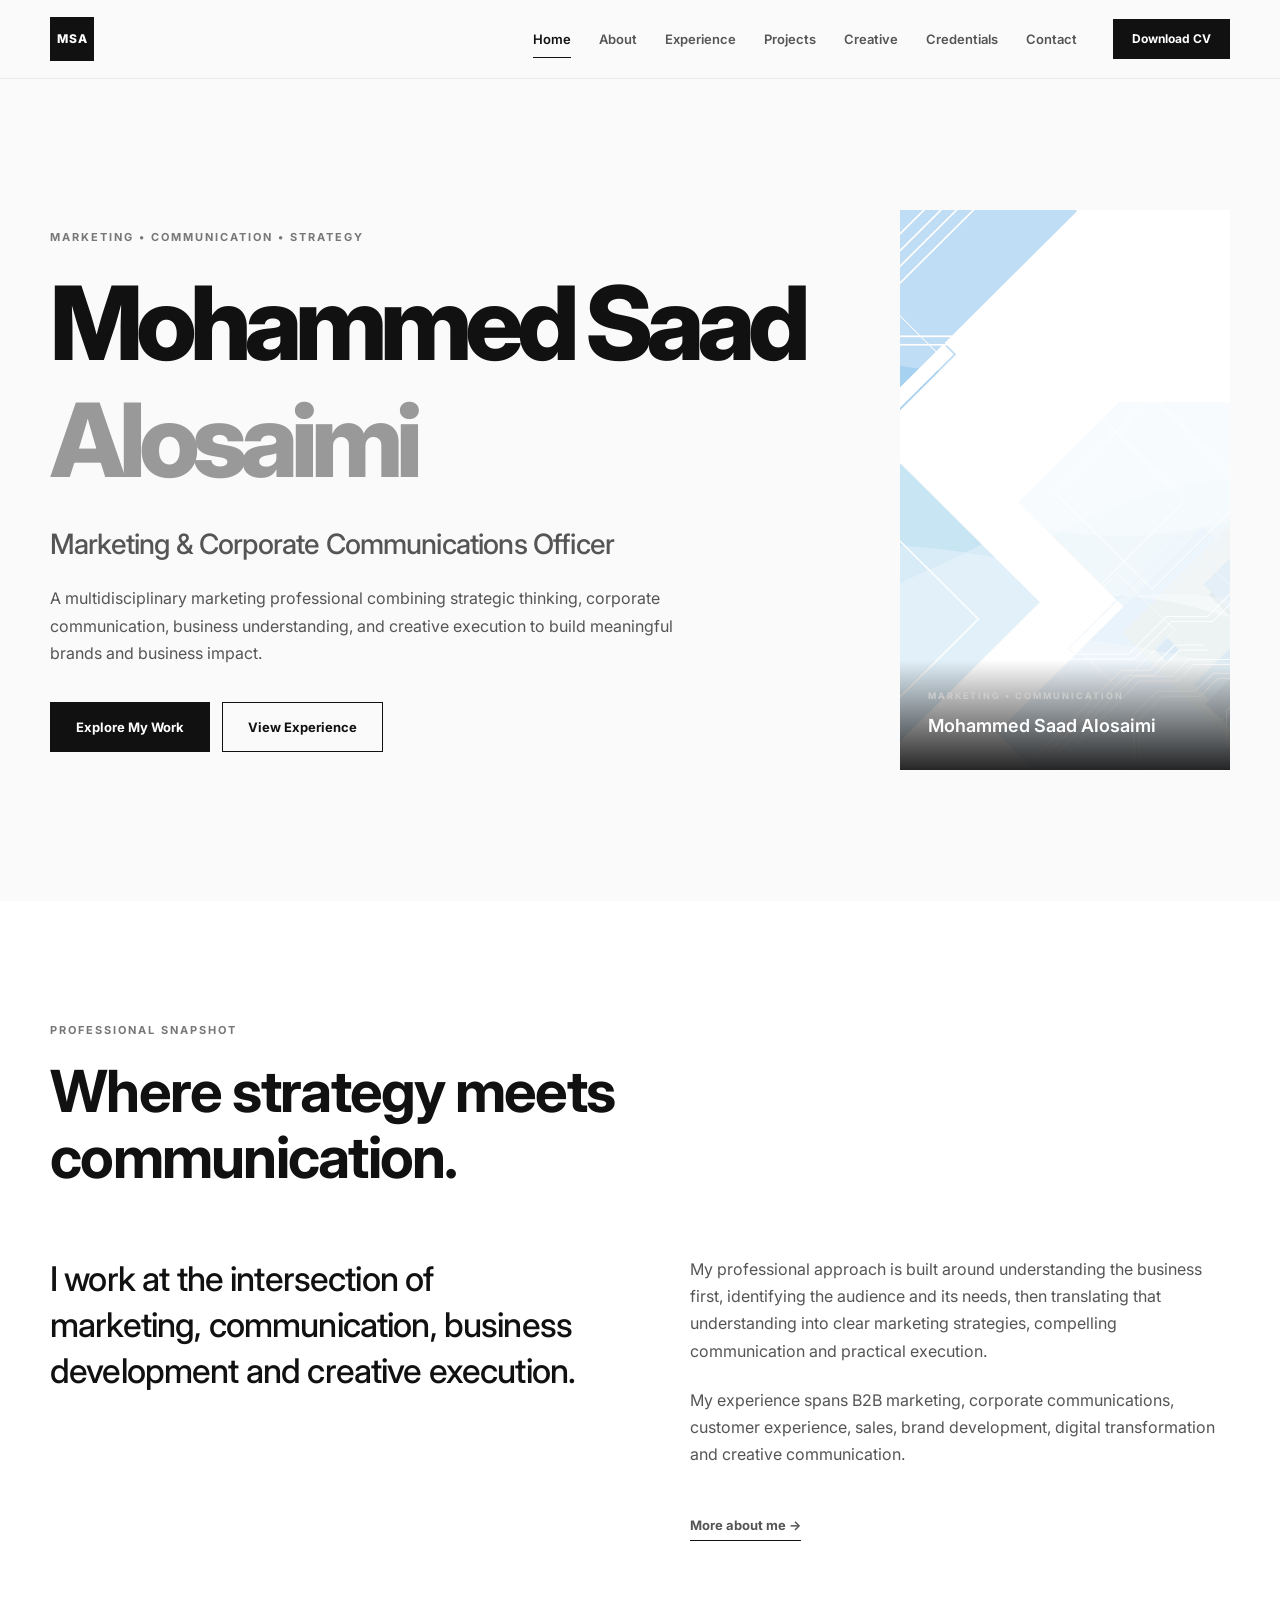
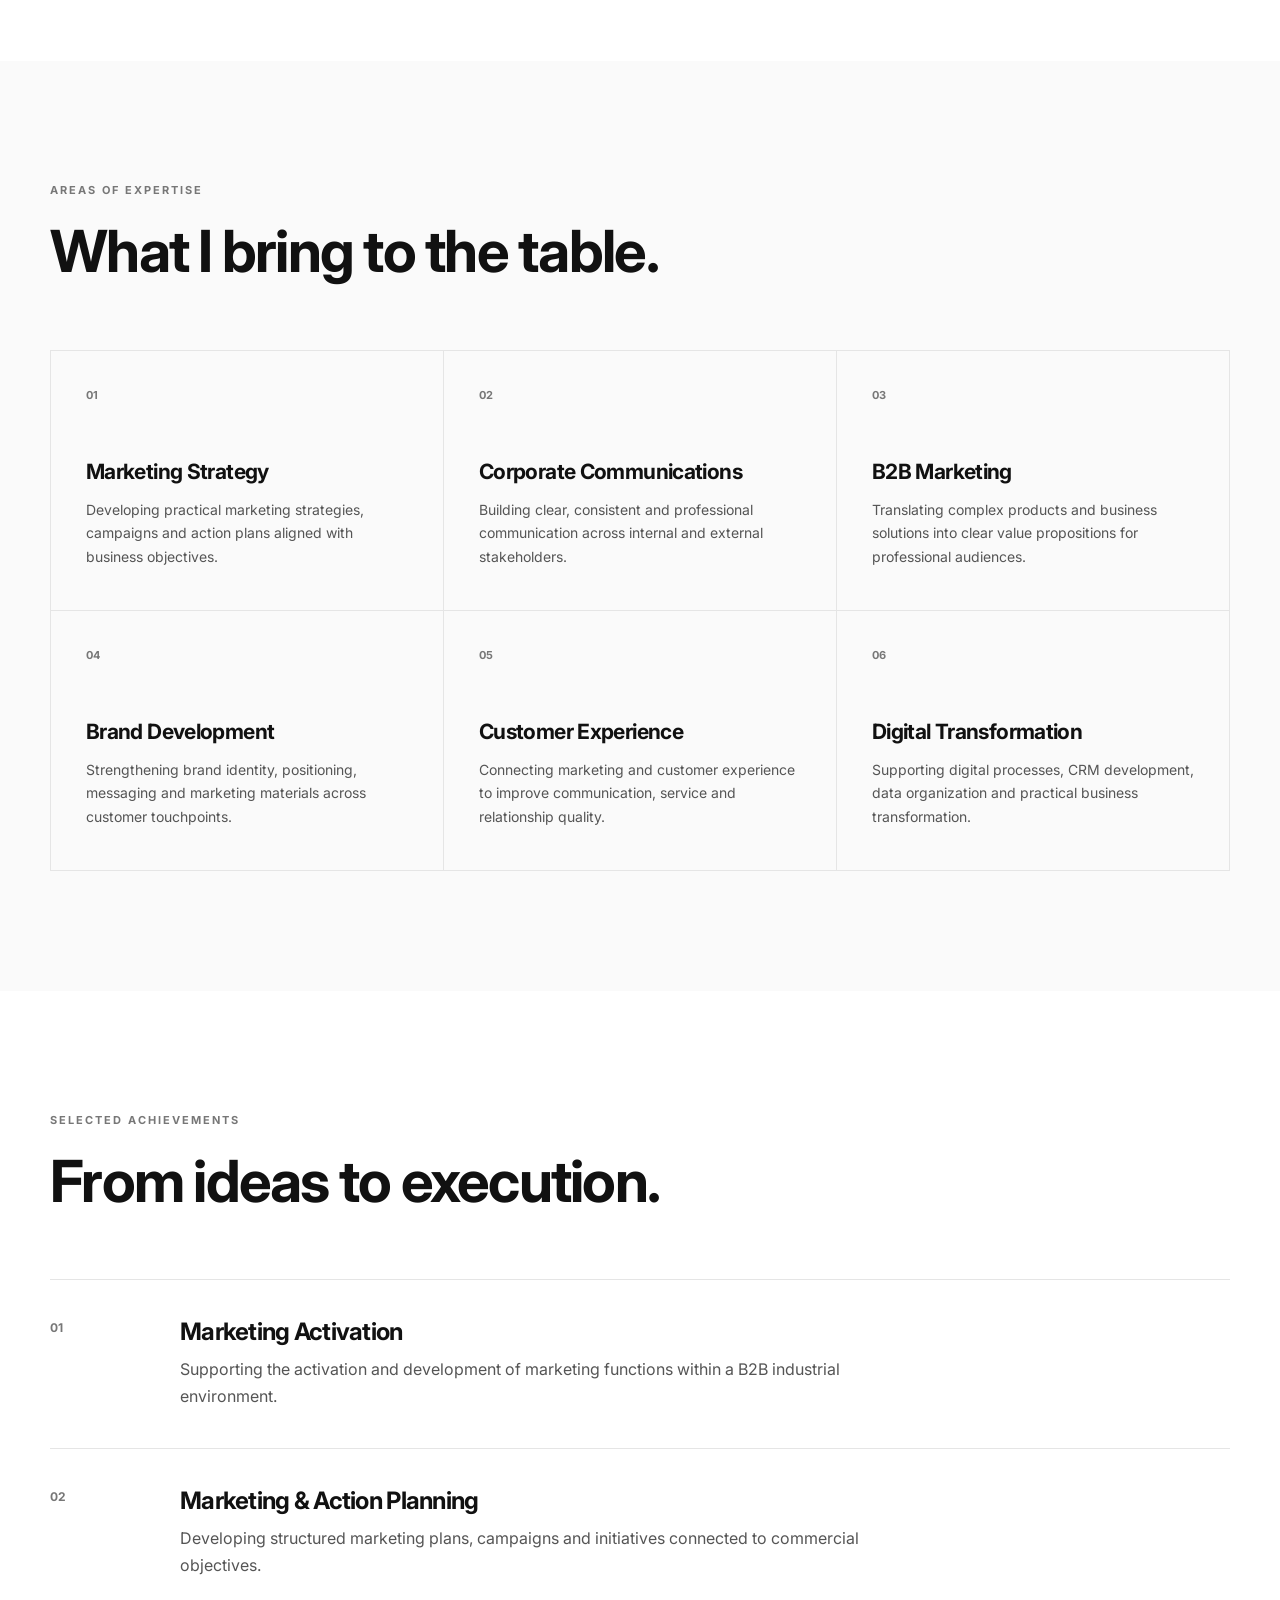
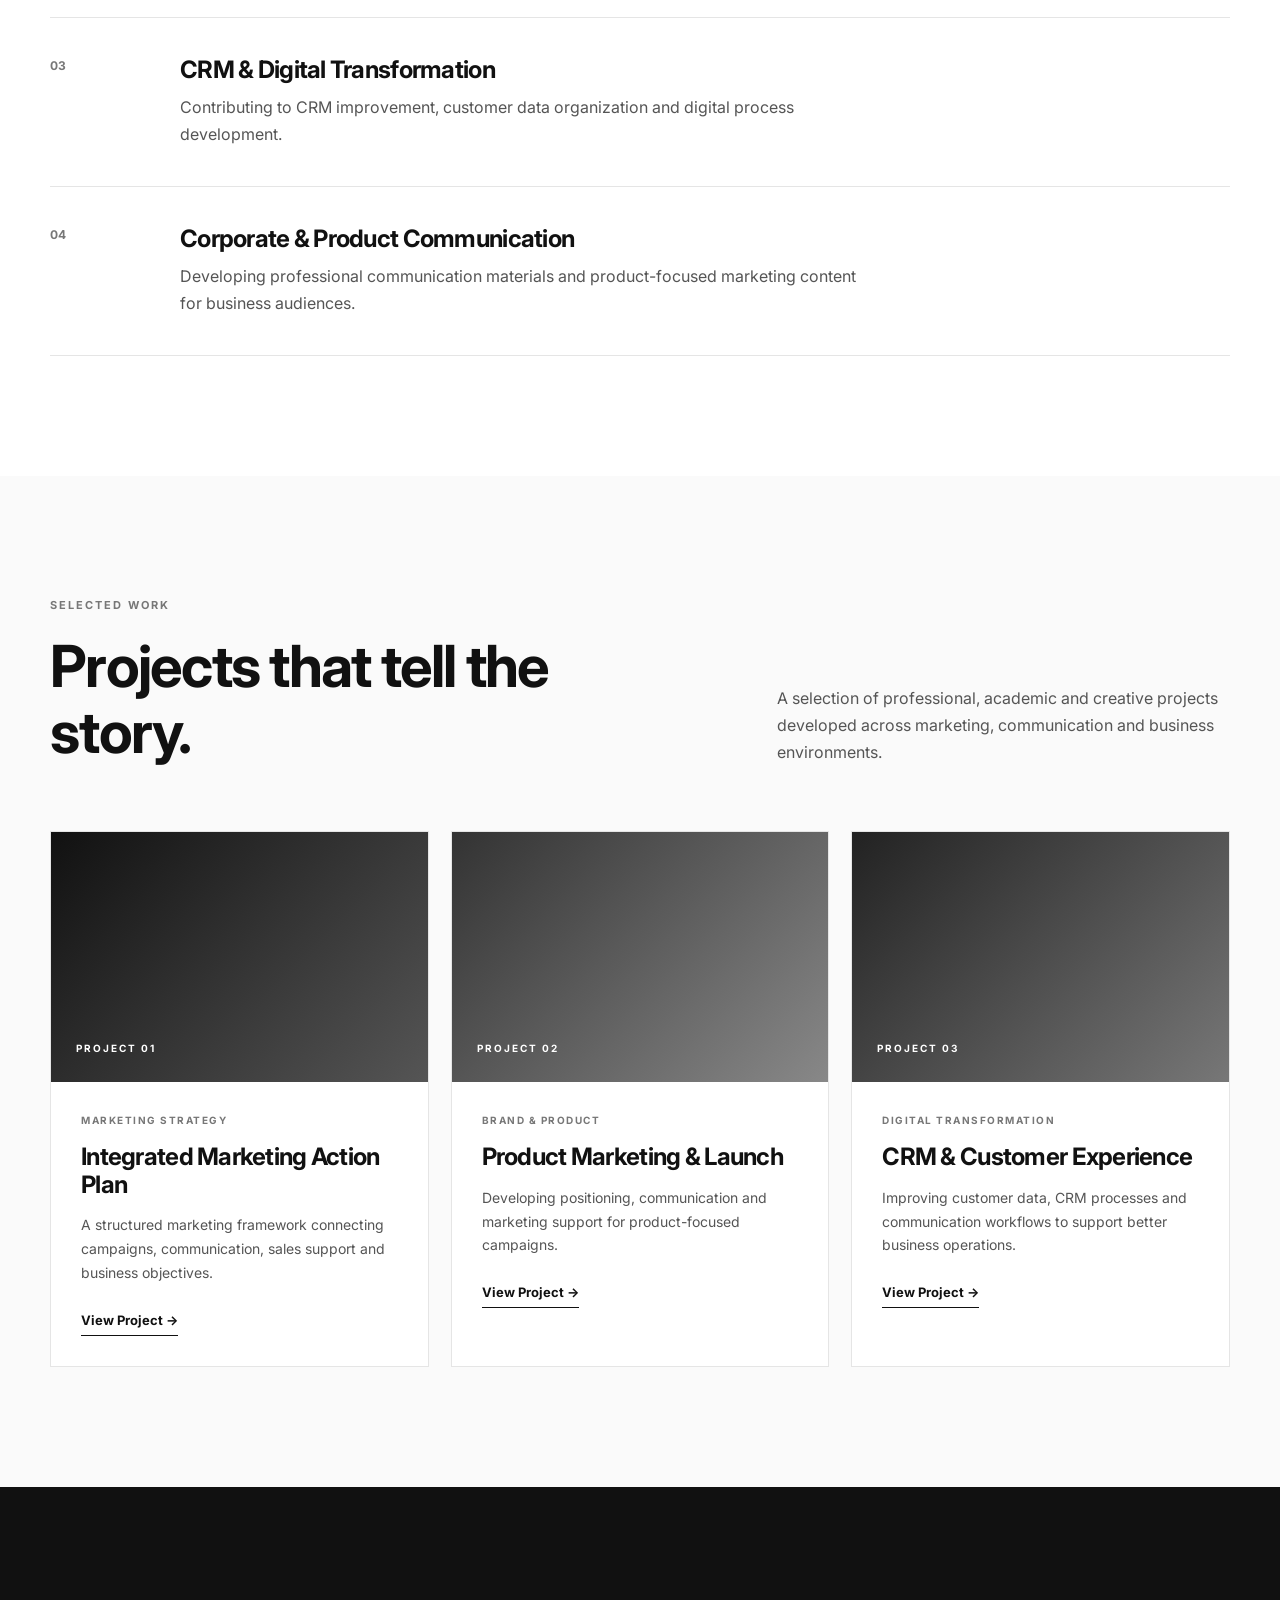
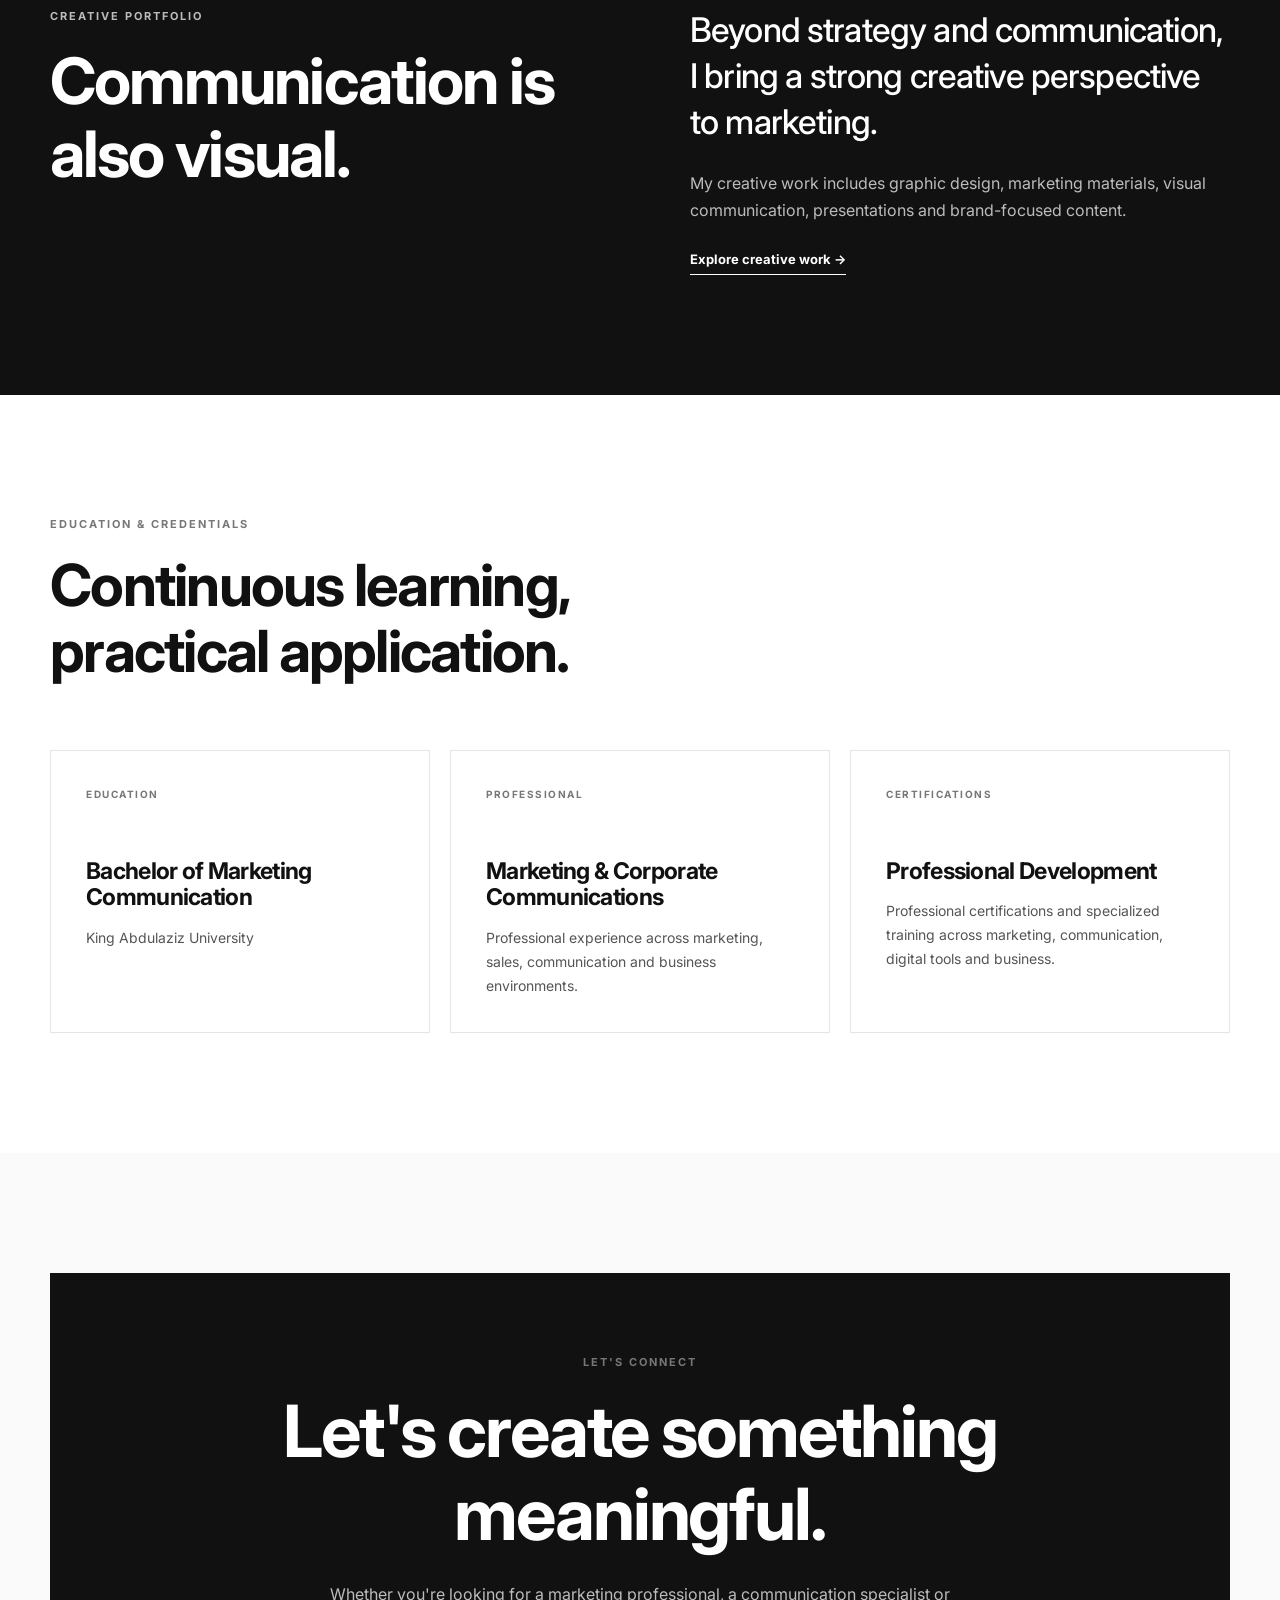
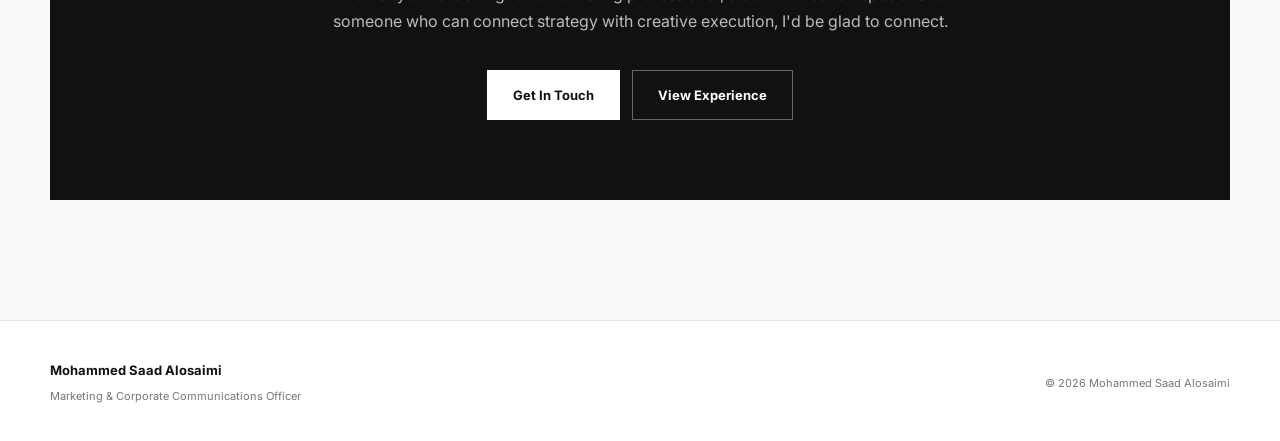
<file: index.html>
<!DOCTYPE html>
<html lang="en">
<head>
    <meta charset="UTF-8">
    <meta name="viewport" content="width=device-width, initial-scale=1.0">

    <title>Mohammed Saad Alosaimi | Marketing & Corporate Communications</title>

    <meta name="description"
          content="Mohammed Saad Alosaimi — Marketing & Corporate Communications Officer. Explore professional experience, marketing projects, creative work, and credentials.">

    <link rel="stylesheet" href="style.css">
    <script defer src="script.js"></script>
</head>

<body>

<header class="site-header">
    <div class="container nav-container">

        <a href="index.html" class="logo">
            <span>MSA</span>
        </a>

        <button class="menu-toggle" aria-label="Open navigation">
            ☰
        </button>

<nav class="main-nav">

    <a href="index.html" class="active">Home</a>
    <a href="about.html">About</a>
    <a href="experience.html">Experience</a>
    <a href="#projects">Projects</a>
    <a href="#creative">Creative</a>
    <a href="#credentials">Credentials</a>
    <a href="#contact">Contact</a>

    <a href="cv.pdf" class="cv-button" download>
        Download CV
    </a>

</nav>

    </div>
</header>


<main>

<!-- HERO -->

<section class="hero">

    <div class="container hero-grid">

        <div class="hero-content">

            <p class="eyebrow">
                MARKETING • COMMUNICATION • STRATEGY
            </p>

            <h1>
                Mohammed Saad
                <span>Alosaimi</span>
            </h1>

            <h2>
                Marketing & Corporate Communications Officer
            </h2>

            <p class="hero-description">
                A multidisciplinary marketing professional combining
                strategic thinking, corporate communication, business
                understanding, and creative execution to build meaningful
                brands and business impact.
            </p>

            <div class="hero-actions">

                <a href="#projects" class="btn btn-primary">
                    Explore My Work
                </a>

                <a href="experience.html" class="btn btn-secondary">
                    View Experience
                </a>

            </div>

        </div>


        <div class="hero-visual">

<div class="hero-visual">

<div class="hero-visual">

    <div class="hero-profile">

        <img
            src="assets/images/profile/mohammed-saad-profile.png"
            alt="Mohammed Saad Alosaimi"
        >

        <div class="hero-profile-overlay">

            <span>MARKETING • COMMUNICATION</span>

            <strong>Mohammed Saad Alosaimi</strong>

        </div>

    </div>

</div>
    </div>

</section>


<!-- SNAPSHOT -->

<section class="section snapshot">

    <div class="container">

        <div class="section-heading">

            <p class="eyebrow">
                PROFESSIONAL SNAPSHOT
            </p>

            <h2>
                Where strategy meets communication.
            </h2>

        </div>


        <div class="snapshot-grid">

            <div class="snapshot-intro">

                <p class="large-text">
                    I work at the intersection of marketing,
                    communication, business development and
                    creative execution.
                </p>

            </div>


            <div class="snapshot-text">

                <p>
                    My professional approach is built around understanding
                    the business first, identifying the audience and its
                    needs, then translating that understanding into clear
                    marketing strategies, compelling communication and
                    practical execution.
                </p>

                <p>
                    My experience spans B2B marketing, corporate
                    communications, customer experience, sales,
                    brand development, digital transformation and
                    creative communication.
                </p>

                <a href="about.html" class="text-link">
                    More about me →
                </a>

            </div>

        </div>

    </div>

</section>


<!-- EXPERTISE -->

<section class="section expertise">

    <div class="container">

        <div class="section-heading">

            <p class="eyebrow">
                AREAS OF EXPERTISE
            </p>

            <h2>
                What I bring to the table.
            </h2>

        </div>


        <div class="expertise-grid">

            <article class="expertise-card">
                <span class="card-number">01</span>
                <h3>Marketing Strategy</h3>
                <p>
                    Developing practical marketing strategies,
                    campaigns and action plans aligned with
                    business objectives.
                </p>
            </article>


            <article class="expertise-card">
                <span class="card-number">02</span>
                <h3>Corporate Communications</h3>
                <p>
                    Building clear, consistent and professional
                    communication across internal and external
                    stakeholders.
                </p>
            </article>


            <article class="expertise-card">
                <span class="card-number">03</span>
                <h3>B2B Marketing</h3>
                <p>
                    Translating complex products and business
                    solutions into clear value propositions for
                    professional audiences.
                </p>
            </article>


            <article class="expertise-card">
                <span class="card-number">04</span>
                <h3>Brand Development</h3>
                <p>
                    Strengthening brand identity, positioning,
                    messaging and marketing materials across
                    customer touchpoints.
                </p>
            </article>


            <article class="expertise-card">
                <span class="card-number">05</span>
                <h3>Customer Experience</h3>
                <p>
                    Connecting marketing and customer experience
                    to improve communication, service and
                    relationship quality.
                </p>
            </article>


            <article class="expertise-card">
                <span class="card-number">06</span>
                <h3>Digital Transformation</h3>
                <p>
                    Supporting digital processes, CRM development,
                    data organization and practical business
                    transformation.
                </p>
            </article>

        </div>

    </div>

</section>


<!-- ACHIEVEMENTS -->

<section class="section achievements">

    <div class="container">

        <div class="section-heading">

            <p class="eyebrow">
                SELECTED ACHIEVEMENTS
            </p>

            <h2>
                From ideas to execution.
            </h2>

        </div>


        <div class="achievement-list">

            <div class="achievement-item">

                <span>01</span>

                <div>
                    <h3>Marketing Activation</h3>

                    <p>
                        Supporting the activation and development
                        of marketing functions within a B2B industrial
                        environment.
                    </p>
                </div>

            </div>


            <div class="achievement-item">

                <span>02</span>

                <div>
                    <h3>Marketing & Action Planning</h3>

                    <p>
                        Developing structured marketing plans,
                        campaigns and initiatives connected to
                        commercial objectives.
                    </p>
                </div>

            </div>


            <div class="achievement-item">

                <span>03</span>

                <div>
                    <h3>CRM & Digital Transformation</h3>

                    <p>
                        Contributing to CRM improvement, customer
                        data organization and digital process
                        development.
                    </p>
                </div>

            </div>


            <div class="achievement-item">

                <span>04</span>

                <div>
                    <h3>Corporate & Product Communication</h3>

                    <p>
                        Developing professional communication
                        materials and product-focused marketing
                        content for business audiences.
                    </p>
                </div>

            </div>

        </div>

    </div>

</section>


<!-- PROJECTS -->

<section class="section projects" id="projects">

    <div class="container">

        <div class="section-heading project-heading">

            <div>
                <p class="eyebrow">
                    SELECTED WORK
                </p>

                <h2>
                    Projects that tell the story.
                </h2>
            </div>

            <p>
                A selection of professional, academic and creative
                projects developed across marketing, communication
                and business environments.
            </p>

        </div>


        <div class="project-grid">

            <article class="project-card">

                <div class="project-image project-one">
                    <span>PROJECT 01</span>
                </div>

                <div class="project-content">

                    <p class="project-category">
                        MARKETING STRATEGY
                    </p>

                    <h3>
                        Integrated Marketing Action Plan
                    </h3>

                    <p>
                        A structured marketing framework connecting
                        campaigns, communication, sales support and
                        business objectives.
                    </p>

                    <a href="#" class="text-link">
                        View Project →
                    </a>

                </div>

            </article>


            <article class="project-card">

                <div class="project-image project-two">
                    <span>PROJECT 02</span>
                </div>

                <div class="project-content">

                    <p class="project-category">
                        BRAND & PRODUCT
                    </p>

                    <h3>
                        Product Marketing & Launch
                    </h3>

                    <p>
                        Developing positioning, communication and
                        marketing support for product-focused
                        campaigns.
                    </p>

                    <a href="#" class="text-link">
                        View Project →
                    </a>

                </div>

            </article>


            <article class="project-card">

                <div class="project-image project-three">
                    <span>PROJECT 03</span>
                </div>

                <div class="project-content">

                    <p class="project-category">
                        DIGITAL TRANSFORMATION
                    </p>

                    <h3>
                        CRM & Customer Experience
                    </h3>

                    <p>
                        Improving customer data, CRM processes and
                        communication workflows to support better
                        business operations.
                    </p>

                    <a href="#" class="text-link">
                        View Project →
                    </a>

                </div>

            </article>

        </div>

    </div>

</section>


<!-- CREATIVE -->

<section class="section creative" id="creative">

    <div class="container creative-grid">

        <div>

            <p class="eyebrow">
                CREATIVE PORTFOLIO
            </p>

            <h2>
                Communication is also visual.
            </h2>

        </div>


        <div>

            <p class="large-text">
                Beyond strategy and communication, I bring a
                strong creative perspective to marketing.
            </p>

            <p>
                My creative work includes graphic design,
                marketing materials, visual communication,
                presentations and brand-focused content.
            </p>

            <a href="#contact" class="text-link">
                Explore creative work →
            </a>

        </div>

    </div>

</section>


<!-- CREDENTIALS -->

<section class="section credentials" id="credentials">

    <div class="container">

        <div class="section-heading">

            <p class="eyebrow">
                EDUCATION & CREDENTIALS
            </p>

            <h2>
                Continuous learning, practical application.
            </h2>

        </div>


        <div class="credentials-grid">

            <div class="credential-card">

                <span>EDUCATION</span>

                <h3>
                    Bachelor of Marketing Communication
                </h3>

                <p>
                    King Abdulaziz University
                </p>

            </div>


            <div class="credential-card">

                <span>PROFESSIONAL</span>

                <h3>
                    Marketing & Corporate Communications
                </h3>

                <p>
                    Professional experience across marketing,
                    sales, communication and business environments.
                </p>

            </div>


            <div class="credential-card">

                <span>CERTIFICATIONS</span>

                <h3>
                    Professional Development
                </h3>

                <p>
                    Professional certifications and specialized
                    training across marketing, communication,
                    digital tools and business.
                </p>

            </div>

        </div>

    </div>

</section>


<!-- CONTACT -->

<section class="section contact" id="contact">

    <div class="container">

        <div class="contact-box">

            <p class="eyebrow">
                LET'S CONNECT
            </p>

            <h2>
                Let's create something meaningful.
            </h2>

            <p>
                Whether you're looking for a marketing professional,
                a communication specialist or someone who can connect
                strategy with creative execution, I'd be glad to connect.
            </p>

            <div class="contact-actions">

                <a href="mailto:YOUR-EMAIL@example.com"
                   class="btn btn-primary">
                    Get In Touch
                </a>

                <a href="experience.html"
                   class="btn btn-secondary">
                    View Experience
                </a>

            </div>

        </div>

    </div>

</section>

</main>


<footer class="site-footer">

    <div class="container footer-content">

        <div>
            <strong>
                Mohammed Saad Alosaimi
            </strong>

            <p>
                Marketing & Corporate Communications Officer
            </p>
        </div>


        <div>
            <p>
                © 2026 Mohammed Saad Alosaimi
            </p>
        </div>

    </div>

</footer>

</body>
</html>
</file>
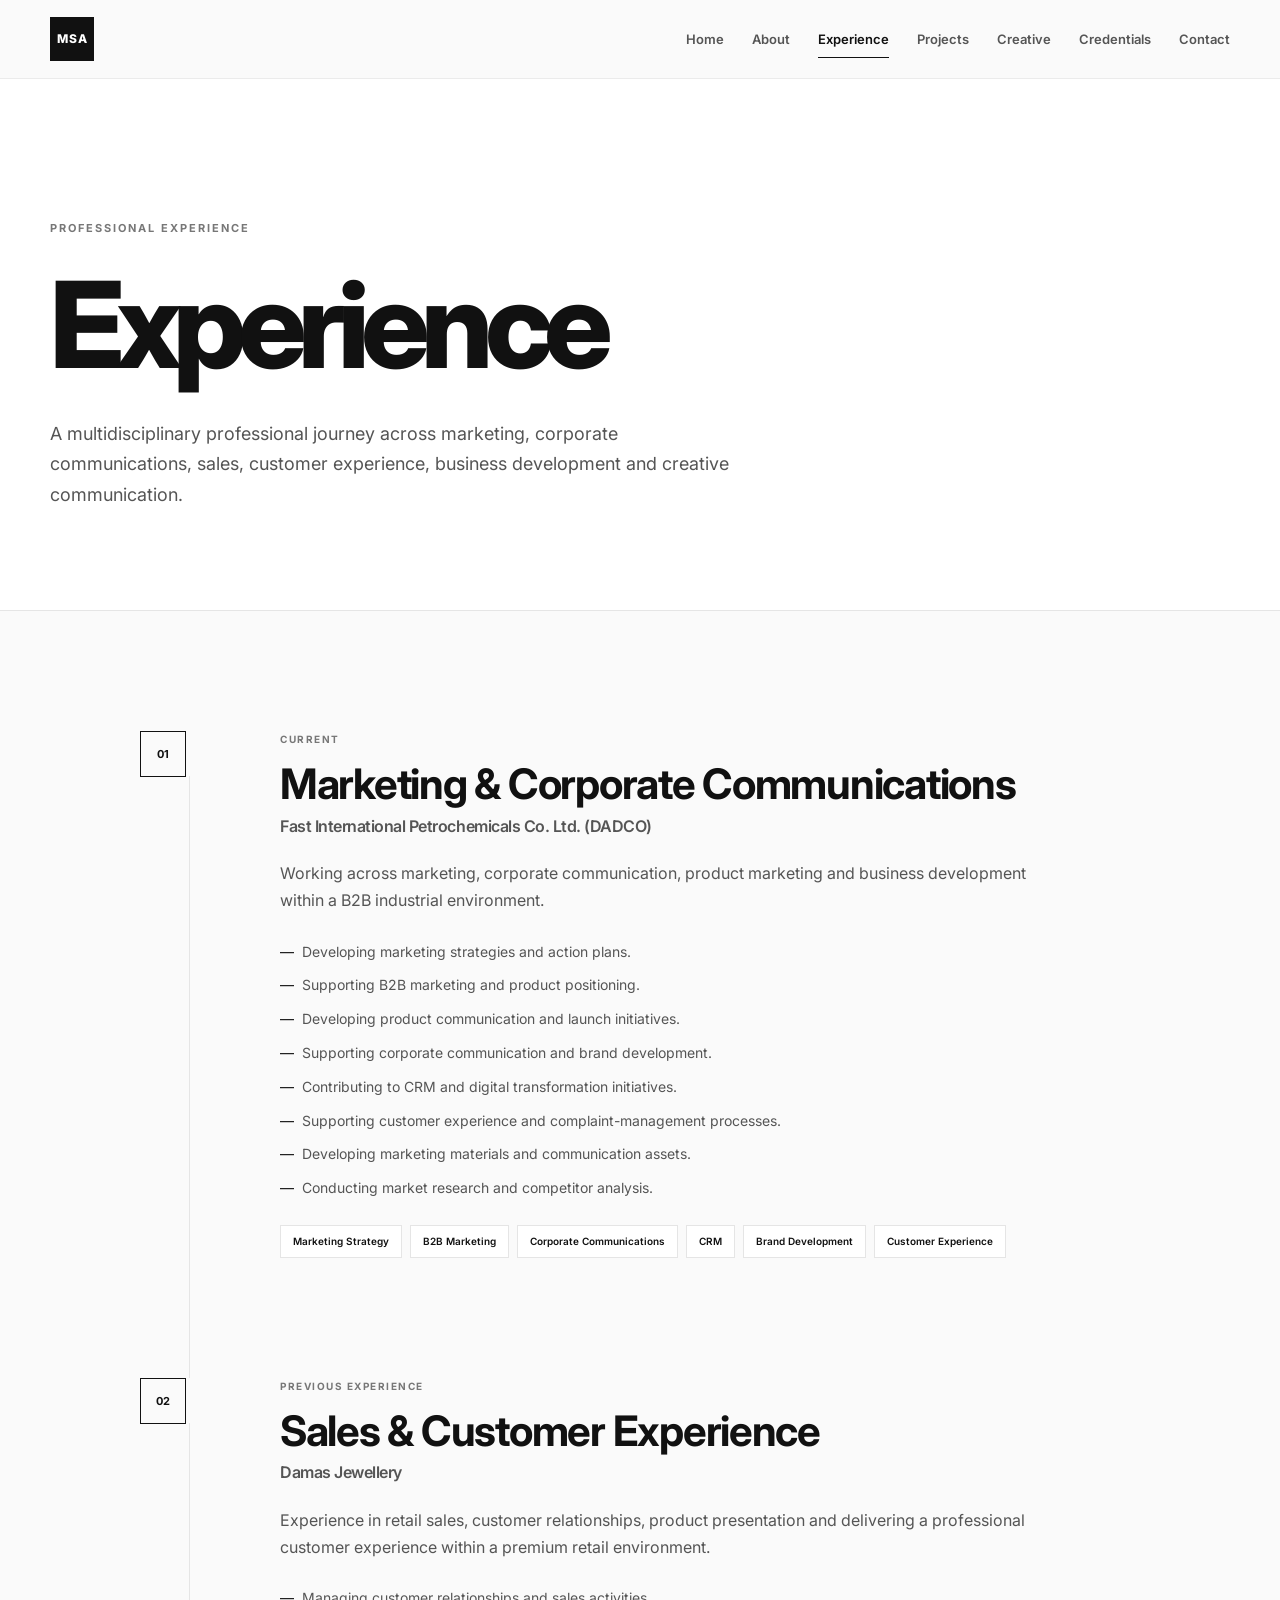
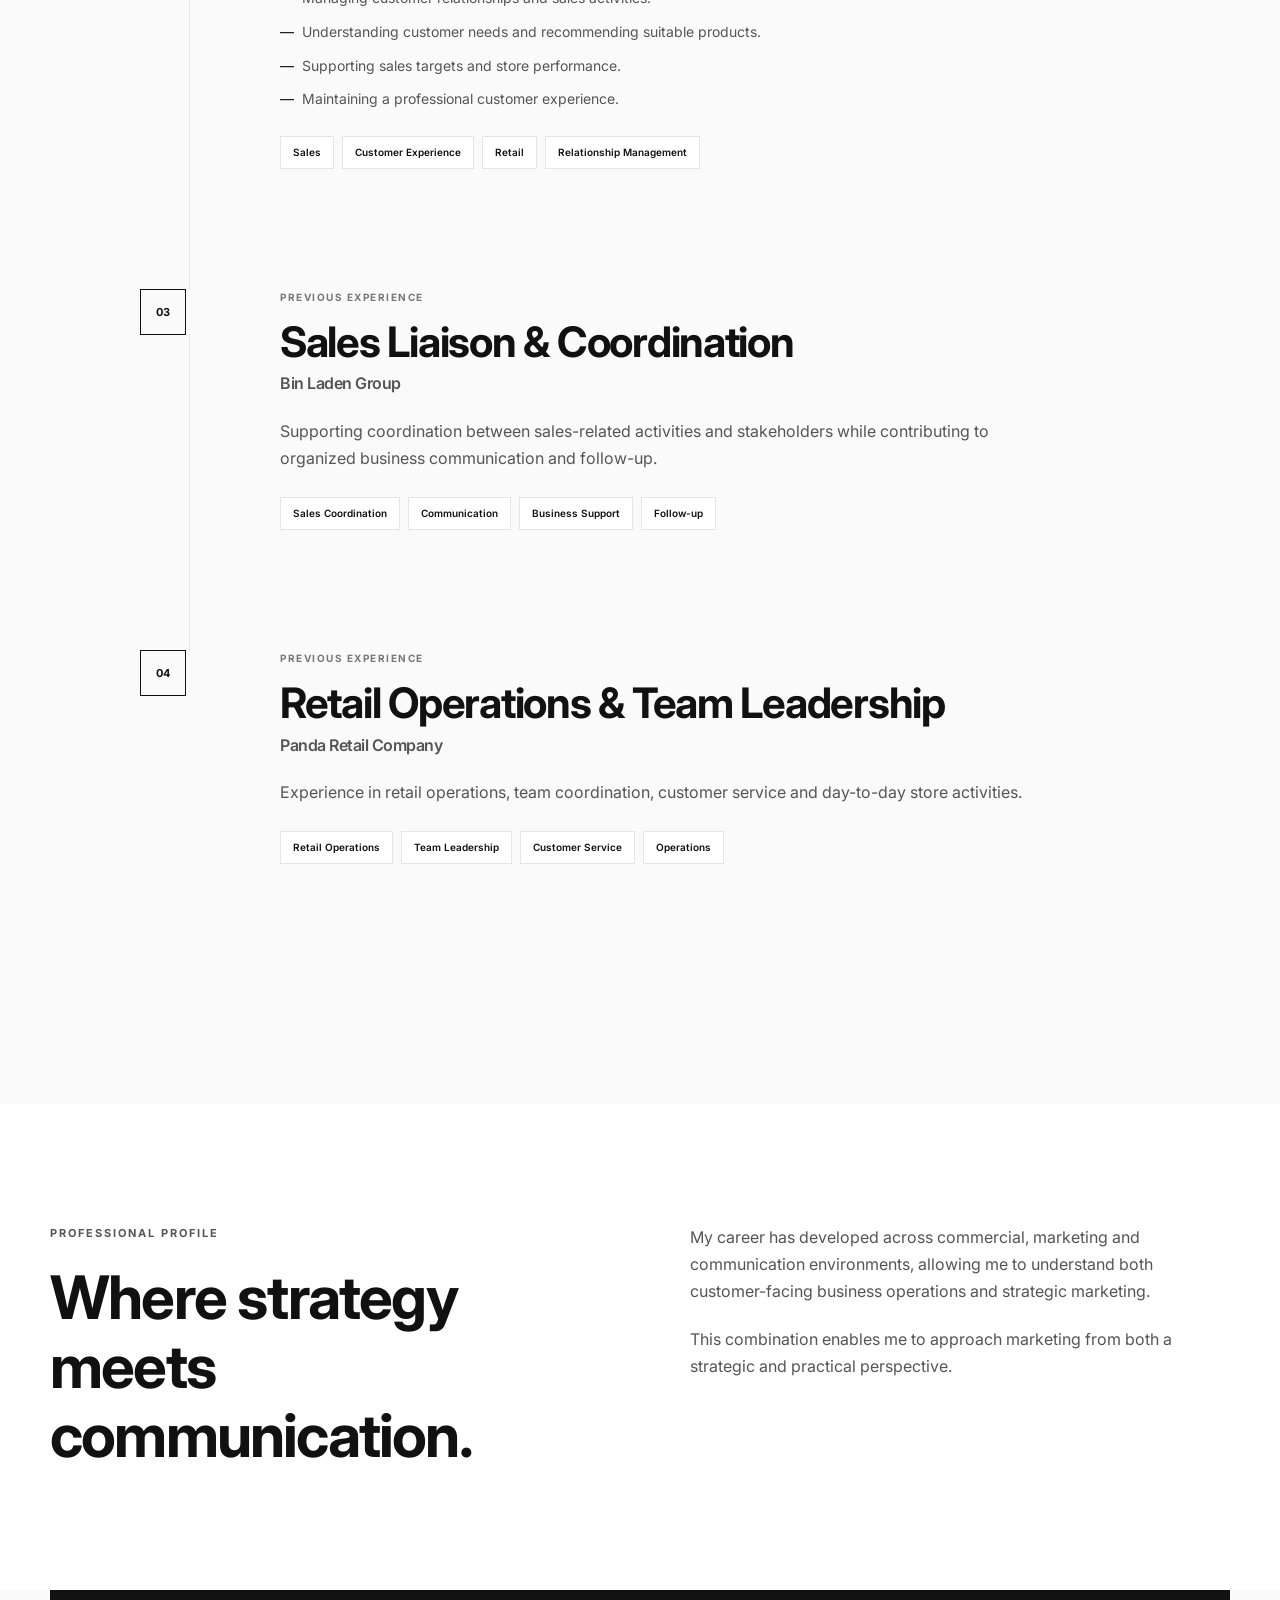
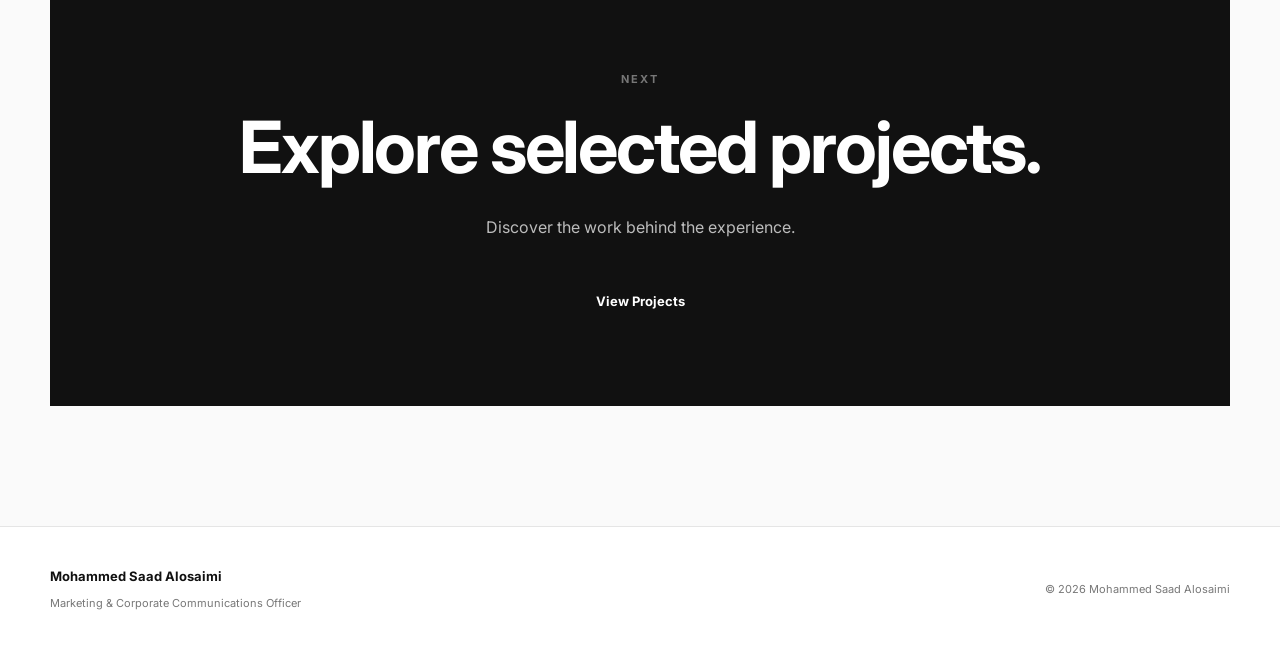
<file: experience.html>
<!DOCTYPE html>
<html lang="en">
<head>

    <meta charset="UTF-8">
    <meta name="viewport" content="width=device-width, initial-scale=1.0">

    <title>Experience | Mohammed Saad Alosaimi</title>

    <meta name="description"
          content="Professional experience of Mohammed Saad Alosaimi across marketing, corporate communications, sales, customer experience and business operations.">

    <link rel="stylesheet" href="style.css">
    <script defer src="script.js"></script>

</head>

<body>

<header class="site-header">

    <div class="container nav-container">

        <a href="index.html" class="logo">
            <span>MSA</span>
        </a>

        <button class="menu-toggle" aria-label="Open navigation">
            ☰
        </button>

        <nav class="main-nav">

            <a href="index.html">Home</a>
            <a href="about.html">About</a>
            <a href="experience.html" class="active">Experience</a>
            <a href="index.html#projects">Projects</a>
            <a href="index.html#creative">Creative</a>
            <a href="index.html#credentials">Credentials</a>
            <a href="index.html#contact">Contact</a>

        </nav>

    </div>

</header>


<main>

<section class="page-hero">

    <div class="container">

        <p class="eyebrow">
            PROFESSIONAL EXPERIENCE
        </p>

        <h1>
            Experience
        </h1>

        <p>
            A multidisciplinary professional journey across
            marketing, corporate communications, sales,
            customer experience, business development and
            creative communication.
        </p>

    </div>

</section>


<section class="section experience-section">

    <div class="container">

        <div class="timeline">


            <!-- DADCO -->

            <article class="timeline-item">

                <div class="timeline-marker">
                    01
                </div>

                <div class="timeline-content">

                    <p class="timeline-date">
                        CURRENT
                    </p>

                    <h2>
                        Marketing & Corporate Communications
                    </h2>

                    <h3>
                        Fast International Petrochemicals Co. Ltd. (DADCO)
                    </h3>

                    <p>
                        Working across marketing, corporate communication,
                        product marketing and business development within
                        a B2B industrial environment.
                    </p>

                    <ul class="experience-points">

                        <li>
                            Developing marketing strategies and action plans.
                        </li>

                        <li>
                            Supporting B2B marketing and product positioning.
                        </li>

                        <li>
                            Developing product communication and launch initiatives.
                        </li>

                        <li>
                            Supporting corporate communication and brand development.
                        </li>

                        <li>
                            Contributing to CRM and digital transformation initiatives.
                        </li>

                        <li>
                            Supporting customer experience and complaint-management processes.
                        </li>

                        <li>
                            Developing marketing materials and communication assets.
                        </li>

                        <li>
                            Conducting market research and competitor analysis.
                        </li>

                    </ul>


                    <div class="tag-list">

                        <span>Marketing Strategy</span>
                        <span>B2B Marketing</span>
                        <span>Corporate Communications</span>
                        <span>CRM</span>
                        <span>Brand Development</span>
                        <span>Customer Experience</span>

                    </div>

                </div>

            </article>


            <!-- DAMAS -->

            <article class="timeline-item">

                <div class="timeline-marker">
                    02
                </div>

                <div class="timeline-content">

                    <p class="timeline-date">
                        PREVIOUS EXPERIENCE
                    </p>

                    <h2>
                        Sales & Customer Experience
                    </h2>

                    <h3>
                        Damas Jewellery
                    </h3>

                    <p>
                        Experience in retail sales, customer relationships,
                        product presentation and delivering a professional
                        customer experience within a premium retail environment.
                    </p>

                    <ul class="experience-points">

                        <li>
                            Managing customer relationships and sales activities.
                        </li>

                        <li>
                            Understanding customer needs and recommending suitable products.
                        </li>

                        <li>
                            Supporting sales targets and store performance.
                        </li>

                        <li>
                            Maintaining a professional customer experience.
                        </li>

                    </ul>


                    <div class="tag-list">

                        <span>Sales</span>
                        <span>Customer Experience</span>
                        <span>Retail</span>
                        <span>Relationship Management</span>

                    </div>

                </div>

            </article>


            <!-- BIN LADEN -->

            <article class="timeline-item">

                <div class="timeline-marker">
                    03
                </div>

                <div class="timeline-content">

                    <p class="timeline-date">
                        PREVIOUS EXPERIENCE
                    </p>

                    <h2>
                        Sales Liaison & Coordination
                    </h2>

                    <h3>
                        Bin Laden Group
                    </h3>

                    <p>
                        Supporting coordination between sales-related
                        activities and stakeholders while contributing
                        to organized business communication and follow-up.
                    </p>

                    <div class="tag-list">

                        <span>Sales Coordination</span>
                        <span>Communication</span>
                        <span>Business Support</span>
                        <span>Follow-up</span>

                    </div>

                </div>

            </article>


            <!-- PANDA -->

            <article class="timeline-item">

                <div class="timeline-marker">
                    04
                </div>

                <div class="timeline-content">

                    <p class="timeline-date">
                        PREVIOUS EXPERIENCE
                    </p>

                    <h2>
                        Retail Operations & Team Leadership
                    </h2>

                    <h3>
                        Panda Retail Company
                    </h3>

                    <p>
                        Experience in retail operations, team coordination,
                        customer service and day-to-day store activities.
                    </p>

                    <div class="tag-list">

                        <span>Retail Operations</span>
                        <span>Team Leadership</span>
                        <span>Customer Service</span>
                        <span>Operations</span>

                    </div>

                </div>

            </article>


        </div>

    </div>

</section>


<section class="section profile-section">

    <div class="container profile-grid">

        <div>

            <p class="eyebrow">
                PROFESSIONAL PROFILE
            </p>

            <h2>
                Where strategy meets communication.
            </h2>

        </div>

        <div>

            <p>
                My career has developed across commercial,
                marketing and communication environments,
                allowing me to understand both customer-facing
                business operations and strategic marketing.
            </p>

            <p>
                This combination enables me to approach marketing
                from both a strategic and practical perspective.
            </p>

        </div>

    </div>

</section>


<section class="section cta-section">

    <div class="container">

        <div class="contact-box">

            <p class="eyebrow">
                NEXT
            </p>

            <h2>
                Explore selected projects.
            </h2>

            <p>
                Discover the work behind the experience.
            </p>

            <a href="index.html#projects" class="btn btn-primary">
                View Projects
            </a>

        </div>

    </div>

</section>

</main>


<footer class="site-footer">

    <div class="container footer-content">

        <div>

            <strong>
                Mohammed Saad Alosaimi
            </strong>

            <p>
                Marketing & Corporate Communications Officer
            </p>

        </div>

        <div>

            <p>
                © 2026 Mohammed Saad Alosaimi
            </p>

        </div>

    </div>

</footer>

</body>
</html>
</file>
<file: style.css>
/* =========================================
   GLOBAL
========================================= */

@import url('https://fonts.googleapis.com/css2?family=Inter:wght@400;500;600;700;800&display=swap');

:root {

    --black: #111111;
    --dark: #181818;
    --gray-dark: #555555;
    --gray: #777777;
    --gray-light: #eeeeee;
    --border: #e5e5e5;
    --white: #ffffff;
    --background: #fafafa;

    --max-width: 1180px;

    --transition: 0.3s ease;
}


* {
    margin: 0;
    padding: 0;
    box-sizing: border-box;
}


html {
    scroll-behavior: smooth;
}


body {

    font-family: 'Inter', Arial, sans-serif;

    color: var(--black);

    background: var(--background);

    line-height: 1.7;

    -webkit-font-smoothing: antialiased;
}


a {
    color: inherit;
    text-decoration: none;
}


img {
    max-width: 100%;
    display: block;
}


.container {

    width: min(
        calc(100% - 48px),
        var(--max-width)
    );

    margin: 0 auto;
}


/* =========================================
   HEADER
========================================= */

.site-header {

    position: sticky;

    top: 0;

    z-index: 1000;

    background: rgba(250, 250, 250, 0.94);

    backdrop-filter: blur(12px);

    border-bottom: 1px solid rgba(0,0,0,0.06);
}


.nav-container {

    height: 78px;

    display: flex;

    align-items: center;

    justify-content: space-between;
}


.logo {

    width: 44px;

    height: 44px;

    display: flex;

    align-items: center;

    justify-content: center;

    background: var(--black);

    color: var(--white);

    font-size: 12px;

    font-weight: 800;

    letter-spacing: 1px;
}


.main-nav {

    display: flex;

    align-items: center;

    gap: 28px;
}


.main-nav a {

    font-size: 13px;

    font-weight: 600;

    color: var(--gray-dark);

    transition: var(--transition);

    position: relative;
}


.main-nav a:hover,
.main-nav a.active {

    color: var(--black);
}


.main-nav a.active::after {

    content: "";

    position: absolute;

    left: 0;

    bottom: -8px;

    width: 100%;

    height: 1px;

    background: var(--black);
}


.menu-toggle {

    display: none;

    border: none;

    background: transparent;

    font-size: 25px;

    cursor: pointer;
}

/* =========================================
   CV BUTTON
========================================= */

.cv-button {

    display: inline-flex !important;

    align-items: center;

    justify-content: center;

    min-height: 40px;

    padding: 0 18px;

    background: var(--black);

    color: var(--white) !important;

    font-size: 12px !important;

    font-weight: 700 !important;

    border: 1px solid var(--black);

    transition: var(--transition);

    margin-left: 8px;
}


.cv-button:hover {

    background: transparent;

    color: var(--black) !important;
}


@media (max-width: 900px) {

    .cv-button {

        margin-left: 0;

        margin-top: 8px;

    }

}


/* =========================================
   ABOUT PAGE
========================================= */

.about-page {

    background: var(--background);

    padding: 80px 0 120px;
}


/* =========================================
   FULL WIDTH IMAGE
========================================= */

.about-image-full {

    width: 100%;

    height: 680px;

    overflow: hidden;

    margin-bottom: 90px;

    background: var(--black);
}


.about-image-full img {

    width: 100%;

    height: 100%;

    object-fit: cover;

    display: block;

    transition: transform 0.8s ease;
}


.about-image-full:hover img {

    transform: scale(1.025);
}


/* =========================================
   INTRODUCTION
========================================= */

.about-text-block {

    max-width: 850px;

    padding: 30px 0 120px;
}


.about-text-block h1 {

    font-size: clamp(55px, 9vw, 110px);

    font-weight: 800;

    letter-spacing: -0.07em;

    line-height: 0.95;

    margin-bottom: 30px;
}


.about-text-block h1 span {

    display: block;

    color: #999999;
}


.about-text-block h2 {

    font-size: clamp(20px, 3vw, 30px);

    font-weight: 500;

    color: var(--gray-dark);

    margin-bottom: 30px;
}


.about-text-block > p:last-child {

    max-width: 700px;

    color: var(--gray-dark);

    font-size: 18px;

    line-height: 1.7;
}


/* =========================================
   SECOND IMAGE
========================================= */

.about-image-wide {

    width: 100%;

    height: 560px;

    overflow: hidden;

    margin-bottom: 130px;

    background: var(--black);
}


.about-image-wide img {

    width: 100%;

    height: 100%;

    object-fit: cover;

    display: block;

    transition: transform 0.8s ease;
}


.about-image-wide:hover img {

    transform: scale(1.025);
}


/* =========================================
   SPLIT TEXT
========================================= */

.about-split {

    display: grid;

    grid-template-columns: 1fr 1fr;

    gap: 100px;

    padding: 20px 0 140px;

    max-width: 1100px;
}


.about-split h2 {

    font-size: clamp(42px, 5vw, 70px);

    line-height: 1;

    letter-spacing: -0.05em;

    max-width: 550px;
}


.about-copy {

    max-width: 600px;

    color: var(--gray-dark);

    font-size: 16px;

    line-height: 1.8;

    padding-top: 10px;
}


.about-copy p {

    margin-bottom: 25px;
}


/* =========================================
   THIRD IMAGE
========================================= */

.about-image-last {

    margin-bottom: 140px;
}


/* =========================================
   EXPERTISE
========================================= */

.about-expertise {

    display: grid;

    grid-template-columns: 0.8fr 1.2fr;

    gap: 100px;

    padding: 30px 0 140px;

    border-bottom: 1px solid var(--border);
}


.about-expertise h2 {

    font-size: clamp(40px, 5vw, 65px);

    line-height: 1;

    letter-spacing: -0.05em;

    max-width: 500px;
}


.expertise-list {

    display: flex;

    flex-wrap: wrap;

    align-content: flex-start;

    gap: 10px;
}


.expertise-list span {

    border: 1px solid var(--border);

    padding: 13px 18px;

    font-size: 12px;

    font-weight: 600;

    background: var(--white);

    transition: var(--transition);
}


.expertise-list span:hover {

    background: var(--black);

    color: var(--white);

    border-color: var(--black);
}


/* =========================================
   FINAL STATEMENT
========================================= */

.about-final {

    max-width: 900px;

    padding: 150px 0 50px;
}


.about-final h2 {

    font-size: clamp(48px, 7vw, 90px);

    line-height: 0.98;

    letter-spacing: -0.06em;

    margin-bottom: 30px;
}


.about-final > p:not(.eyebrow) {

    max-width: 650px;

    color: var(--gray-dark);

    font-size: 17px;

    line-height: 1.7;

    margin-bottom: 35px;
}


/* =========================================
   MOBILE
========================================= */

@media (max-width: 900px) {

    .about-page {

        padding: 50px 0 80px;
    }


    .about-image-full {

        height: 500px;

        margin-bottom: 60px;
    }


    .about-text-block {

        padding-bottom: 80px;
    }


    .about-image-wide {

        height: 450px;

        margin-bottom: 80px;
    }


    .about-split {

        grid-template-columns: 1fr;

        gap: 40px;

        padding-bottom: 90px;
    }


    .about-image-last {

        margin-bottom: 90px;
    }


    .about-expertise {

        grid-template-columns: 1fr;

        gap: 45px;

        padding-bottom: 90px;
    }


    .about-final {

        padding-top: 100px;
    }

}


@media (max-width: 650px) {

    .about-page {

        padding-top: 30px;
    }


    .about-image-full {

        height: 420px;

        margin-bottom: 50px;
    }


    .about-text-block h1 {

        font-size: 55px;
    }


    .about-text-block h2 {

        font-size: 21px;
    }


    .about-text-block > p:last-child {

        font-size: 16px;
    }


    .about-image-wide {

        height: 360px;

        margin-bottom: 70px;
    }


    .about-split h2 {

        font-size: 45px;
    }


    .about-expertise h2 {

        font-size: 45px;
    }


    .about-final h2 {

        font-size: 50px;
    }

}

/* =========================================
   TYPOGRAPHY
========================================= */

.eyebrow {

    font-size: 11px;

    font-weight: 700;

    letter-spacing: 2px;

    color: var(--gray);

    margin-bottom: 18px;
}


h1,
h2,
h3 {

    line-height: 1.15;

    letter-spacing: -0.03em;
}


.section-heading {

    margin-bottom: 65px;
}


.section-heading h2 {

    max-width: 720px;

    font-size: clamp(35px, 5vw, 58px);

    font-weight: 700;
}


.large-text {

    font-size: clamp(23px, 3vw, 34px);

    line-height: 1.35;

    letter-spacing: -0.025em;

    font-weight: 500;
}


.text-link {

    display: inline-block;

    margin-top: 24px;

    font-size: 13px;

    font-weight: 700;

    border-bottom: 1px solid var(--black);

    padding-bottom: 4px;

    transition: var(--transition);
}


.text-link:hover {

    opacity: 0.55;
}


/* =========================================
   BUTTONS
========================================= */

.btn {

    display: inline-flex;

    align-items: center;

    justify-content: center;

    min-height: 50px;

    padding: 0 25px;

    font-size: 13px;

    font-weight: 700;

    transition: var(--transition);

    border: 1px solid var(--black);
}


.btn-primary {

    background: var(--black);

    color: var(--white);
}


.btn-primary:hover {

    background: transparent;

    color: var(--black);
}


.btn-secondary {

    background: transparent;

    color: var(--black);
}


.btn-secondary:hover {

    background: var(--black);

    color: var(--white);
}


/* =========================================
   HERO
========================================= */

.hero {

    min-height: calc(100vh - 78px);

    display: flex;

    align-items: center;

    padding: 100px 0;
}


.hero-grid {

    display: grid;

    grid-template-columns: 1.4fr 0.6fr;

    gap: 80px;

    align-items: center;
}


.hero h1 {

    font-size: clamp(55px, 8vw, 105px);

    font-weight: 800;

    letter-spacing: -0.07em;

    margin-bottom: 28px;
}


.hero h1 span {

    display: block;

    color: #999999;
}


.hero h2 {

    font-size: clamp(20px, 3vw, 28px);

    font-weight: 500;

    color: var(--gray-dark);

    max-width: 650px;

    margin-bottom: 25px;
}


.hero-description {

    max-width: 650px;

    color: var(--gray-dark);

    font-size: 16px;

    margin-bottom: 35px;
}


.hero-actions {

    display: flex;

    gap: 12px;

    flex-wrap: wrap;
}


.hero-visual {

    display: flex;

    justify-content: flex-end;
}


.hero-card {

    width: 300px;

    min-height: 390px;

    background: var(--black);

    color: var(--white);

    padding: 35px;

    display: flex;

    flex-direction: column;

    justify-content: flex-end;

    position: relative;
}


.hero-card-number {

    position: absolute;

    top: 30px;

    left: 35px;

    font-size: 12px;

    letter-spacing: 2px;

    color: #888888;
}


.hero-card-line {

    width: 55px;

    height: 1px;

    background: #777777;

    margin-bottom: 25px;
}


.hero-card p {

    font-size: 27px;

    line-height: 1.35;

    letter-spacing: -0.03em;
}


.hero-card strong {

    color: #999999;
}


/* =========================================
   SECTIONS
========================================= */

.section {

    padding: 120px 0;
}


/* =========================================
   SNAPSHOT
========================================= */

.snapshot {

    background: var(--white);
}


.snapshot-grid {

    display: grid;

    grid-template-columns: 1fr 1fr;

    gap: 100px;
}


.snapshot-text {

    color: var(--gray-dark);

    max-width: 600px;
}


.snapshot-text p {

    margin-bottom: 22px;
}


/* =========================================
   EXPERTISE
========================================= */

.expertise-grid {

    display: grid;

    grid-template-columns: repeat(3, 1fr);

    border-top: 1px solid var(--border);

    border-left: 1px solid var(--border);
}


.expertise-card {

    padding: 35px;

    min-height: 260px;

    border-right: 1px solid var(--border);

    border-bottom: 1px solid var(--border);

    transition: var(--transition);
}


.expertise-card:hover {

    background: var(--white);

    transform: translateY(-5px);
}


.card-number {

    display: block;

    font-size: 11px;

    font-weight: 700;

    color: var(--gray);

    margin-bottom: 55px;
}


.expertise-card h3 {

    font-size: 21px;

    margin-bottom: 14px;
}


.expertise-card p {

    color: var(--gray-dark);

    font-size: 14px;
}


/* =========================================
   ACHIEVEMENTS
========================================= */

.achievements {

    background: var(--white);
}


.achievement-list {

    border-top: 1px solid var(--border);
}


.achievement-item {

    display: grid;

    grid-template-columns: 100px 1fr;

    gap: 30px;

    padding: 38px 0;

    border-bottom: 1px solid var(--border);
}


.achievement-item > span {

    font-size: 12px;

    font-weight: 700;

    color: var(--gray);
}


.achievement-item h3 {

    font-size: 24px;

    margin-bottom: 10px;
}


.achievement-item p {

    color: var(--gray-dark);

    max-width: 700px;
}


/* =========================================
   PROJECTS
========================================= */

.project-heading {

    display: grid;

    grid-template-columns: 1fr 0.7fr;

    gap: 80px;

    align-items: end;
}


.project-heading > p {

    color: var(--gray-dark);
}


.project-grid {

    display: grid;

    grid-template-columns: repeat(3, 1fr);

    gap: 22px;
}


.project-card {

    background: var(--white);

    border: 1px solid var(--border);

    transition: var(--transition);

    overflow: hidden;
}


.project-card:hover {

    transform: translateY(-6px);
}


.project-image {

    height: 250px;

    display: flex;

    align-items: flex-end;

    padding: 25px;

    color: var(--white);

    position: relative;

    overflow: hidden;
}


.project-image::before {

    content: "";

    position: absolute;

    inset: 0;

    background:
        linear-gradient(
            135deg,
            #111111,
            #555555
        );

    transition: transform 0.5s ease;
}


.project-card:hover .project-image::before {

    transform: scale(1.08);
}


.project-image span {

    position: relative;

    z-index: 2;

    font-size: 10px;

    letter-spacing: 2px;

    font-weight: 700;
}


.project-two::before {

    background:
        linear-gradient(
            135deg,
            #333333,
            #888888
        );
}


.project-three::before {

    background:
        linear-gradient(
            135deg,
            #222222,
            #777777
        );
}


.project-content {

    padding: 30px;
}


.project-category {

    font-size: 10px;

    letter-spacing: 1.5px;

    font-weight: 700;

    color: var(--gray);

    margin-bottom: 14px;
}


.project-content h3 {

    font-size: 24px;

    margin-bottom: 15px;
}


.project-content > p:not(.project-category) {

    font-size: 14px;

    color: var(--gray-dark);
}


/* =========================================
   CREATIVE
========================================= */

.creative {

    background: var(--black);

    color: var(--white);
}


.creative-grid {

    display: grid;

    grid-template-columns: 1fr 1fr;

    gap: 100px;
}


.creative h2 {

    font-size: clamp(40px, 5vw, 65px);

    max-width: 550px;
}


.creative p {

    color: #bcbcbc;

    max-width: 600px;
}


.creative .large-text {

    color: var(--white);

    margin-bottom: 25px;
}


.creative .text-link {

    color: var(--white);

    border-color: var(--white);
}


/* =========================================
   CREDENTIALS
========================================= */

.credentials {

    background: var(--white);
}


.credentials-grid {

    display: grid;

    grid-template-columns: repeat(3, 1fr);

    gap: 20px;
}


.credential-card {

    border: 1px solid var(--border);

    padding: 35px;

    min-height: 260px;
}


.credential-card span {

    display: block;

    font-size: 10px;

    font-weight: 700;

    letter-spacing: 1.5px;

    color: var(--gray);

    margin-bottom: 55px;
}


.credential-card h3 {

    font-size: 23px;

    margin-bottom: 15px;
}


.credential-card p {

    color: var(--gray-dark);

    font-size: 14px;
}


/* =========================================
   CONTACT
========================================= */

.contact-box {

    background: var(--black);

    color: var(--white);

    padding: 80px;

    text-align: center;
}


.contact-box h2 {

    font-size: clamp(40px, 6vw, 72px);

    max-width: 850px;

    margin: 0 auto 25px;
}


.contact-box > p:not(.eyebrow) {

    color: #bcbcbc;

    max-width: 650px;

    margin: 0 auto 35px;
}


.contact-actions {

    display: flex;

    justify-content: center;

    gap: 12px;

    flex-wrap: wrap;
}


.contact .btn-primary {

    background: var(--white);

    color: var(--black);

    border-color: var(--white);
}


.contact .btn-primary:hover {

    background: transparent;

    color: var(--white);
}


.contact .btn-secondary {

    color: var(--white);

    border-color: #666666;
}


/* =========================================
   PAGE HERO
========================================= */

.page-hero {

    padding: 140px 0 100px;

    background: var(--white);

    border-bottom: 1px solid var(--border);
}


.page-hero h1 {

    font-size: clamp(60px, 10vw, 120px);

    font-weight: 800;

    letter-spacing: -0.07em;

    margin-bottom: 25px;
}


.page-hero > .container > p:last-child {

    max-width: 700px;

    color: var(--gray-dark);

    font-size: 18px;
}


/* =========================================
   EXPERIENCE
========================================= */

.experience-section {

    background: var(--background);
}


.timeline {

    max-width: 1000px;

    margin: 0 auto;
}


.timeline-item {

    display: grid;

    grid-template-columns: 100px 1fr;

    gap: 40px;

    position: relative;

    padding-bottom: 90px;
}


.timeline-item::after {

    content: "";

    position: absolute;

    left: 49px;

    top: 45px;

    bottom: 0;

    width: 1px;

    background: var(--border);
}


.timeline-item:last-child::after {

    display: none;
}


.timeline-marker {

    width: 46px;

    height: 46px;

    border: 1px solid var(--black);

    background: var(--background);

    display: flex;

    align-items: center;

    justify-content: center;

    font-size: 11px;

    font-weight: 700;

    position: relative;

    z-index: 2;
}


.timeline-content {

    padding-bottom: 30px;
}


.timeline-date {

    font-size: 10px;

    letter-spacing: 1.5px;

    font-weight: 700;

    color: var(--gray);

    margin-bottom: 12px;
}


.timeline-content h2 {

    font-size: clamp(28px, 4vw, 42px);

    margin-bottom: 8px;
}


.timeline-content h3 {

    font-size: 16px;

    color: var(--gray-dark);

    font-weight: 600;

    margin-bottom: 25px;
}


.timeline-content > p:not(.timeline-date) {

    color: var(--gray-dark);

    max-width: 750px;

    margin-bottom: 25px;
}


.experience-points {

    list-style: none;

    margin: 25px 0;
}


.experience-points li {

    position: relative;

    padding-left: 22px;

    margin-bottom: 10px;

    color: var(--gray-dark);

    font-size: 14px;
}


.experience-points li::before {

    content: "—";

    position: absolute;

    left: 0;

    color: var(--black);
}


.tag-list {

    display: flex;

    flex-wrap: wrap;

    gap: 8px;

    margin-top: 25px;
}


.tag-list span {

    border: 1px solid var(--border);

    padding: 7px 12px;

    font-size: 10px;

    font-weight: 600;

    background: var(--white);
}


/* =========================================
   PROFILE
========================================= */

.profile-section {

    background: var(--white);
}


.profile-grid {

    display: grid;

    grid-template-columns: 1fr 1fr;

    gap: 100px;
}


.profile-grid h2 {

    font-size: clamp(38px, 5vw, 60px);
}


.profile-grid p {

    color: var(--gray-dark);

    margin-bottom: 20px;
}


/* =========================================
   CTA
========================================= */

.cta-section {

    padding-top: 0;
}


/* =========================================
   FOOTER
========================================= */

.site-footer {

    border-top: 1px solid var(--border);

    padding: 35px 0;

    background: var(--white);
}


.footer-content {

    display: flex;

    justify-content: space-between;

    gap: 30px;

    align-items: center;
}


.footer-content strong {

    font-size: 13px;
}


.footer-content p {

    color: var(--gray);

    font-size: 11px;

    margin-top: 4px;
}


/* =========================================
   ANIMATIONS
========================================= */

.reveal {

    opacity: 0;

    transform: translateY(20px);

    transition:
        opacity 0.7s ease,
        transform 0.7s ease;
}


.reveal.visible {

    opacity: 1;

    transform: translateY(0);
}


/* =========================================
   RESPONSIVE
========================================= */

@media (max-width: 900px) {

    .main-nav {

        position: absolute;

        top: 78px;

        left: 0;

        width: 100%;

        background: var(--white);

        border-bottom: 1px solid var(--border);

        padding: 25px;

        display: none;

        flex-direction: column;

        align-items: flex-start;

        gap: 18px;
    }


    .main-nav.open {

        display: flex;
    }


    .menu-toggle {

        display: block;
    }


    .hero-grid,
    .snapshot-grid,
    .creative-grid,
    .profile-grid {

        grid-template-columns: 1fr;

        gap: 50px;
    }


    .hero {

        padding: 80px 0;
    }


    .hero-visual {

        justify-content: flex-start;
    }


    .hero-card {

        width: 100%;

        max-width: 400px;

        min-height: 300px;
    }


    .expertise-grid {

        grid-template-columns: repeat(2, 1fr);
    }


    .project-grid {

        grid-template-columns: 1fr 1fr;
    }


    .credentials-grid {

        grid-template-columns: 1fr 1fr;
    }


    .project-heading {

        grid-template-columns: 1fr;
    }


    .contact-box {

        padding: 60px 30px;
    }

}


@media (max-width: 650px) {

    .container {

        width: min(
            calc(100% - 32px),
            var(--max-width)
        );
    }


    .section {

        padding: 80px 0;
    }


    .hero h1 {

        font-size: 55px;
    }


    .expertise-grid,
    .project-grid,
    .credentials-grid {

        grid-template-columns: 1fr;
    }


    .achievement-item {

        grid-template-columns: 50px 1fr;

        gap: 15px;
    }


    .timeline-item {

        grid-template-columns: 55px 1fr;

        gap: 20px;
    }


    .timeline-item::after {

        left: 22px;
    }


    .timeline-marker {

        width: 44px;

        height: 44px;
    }


    .contact-box h2 {

        font-size: 40px;
    }


    .footer-content {

        flex-direction: column;

        align-items: flex-start;
    }

}


/* =========================================
   HOME PROFILE IMAGE
========================================= */

.hero-profile {

    width: 100%;

    max-width: 420px;

    height: 560px;

    position: relative;

    overflow: hidden;

    background: var(--black);
}


.hero-profile img {

    width: 100%;

    height: 100%;

    object-fit: cover;

    display: block;

    transition: transform 0.6s ease;
}


.hero-profile:hover img {

    transform: scale(1.03);
}


.hero-profile-overlay {

    position: absolute;

    left: 0;

    right: 0;

    bottom: 0;

    padding: 28px;

    background: linear-gradient(
        transparent,
        rgba(0,0,0,0.85)
    );

    color: var(--white);

    display: flex;

    flex-direction: column;

    gap: 8px;
}


.hero-profile-overlay span {

    font-size: 9px;

    letter-spacing: 2px;

    font-weight: 700;

    color: #cccccc;
}


.hero-profile-overlay strong {

    font-size: 18px;

    font-weight: 600;
}


@media (max-width: 900px) {

    .hero-profile {

        max-width: 400px;

        height: 500px;

    }

}
</file>
